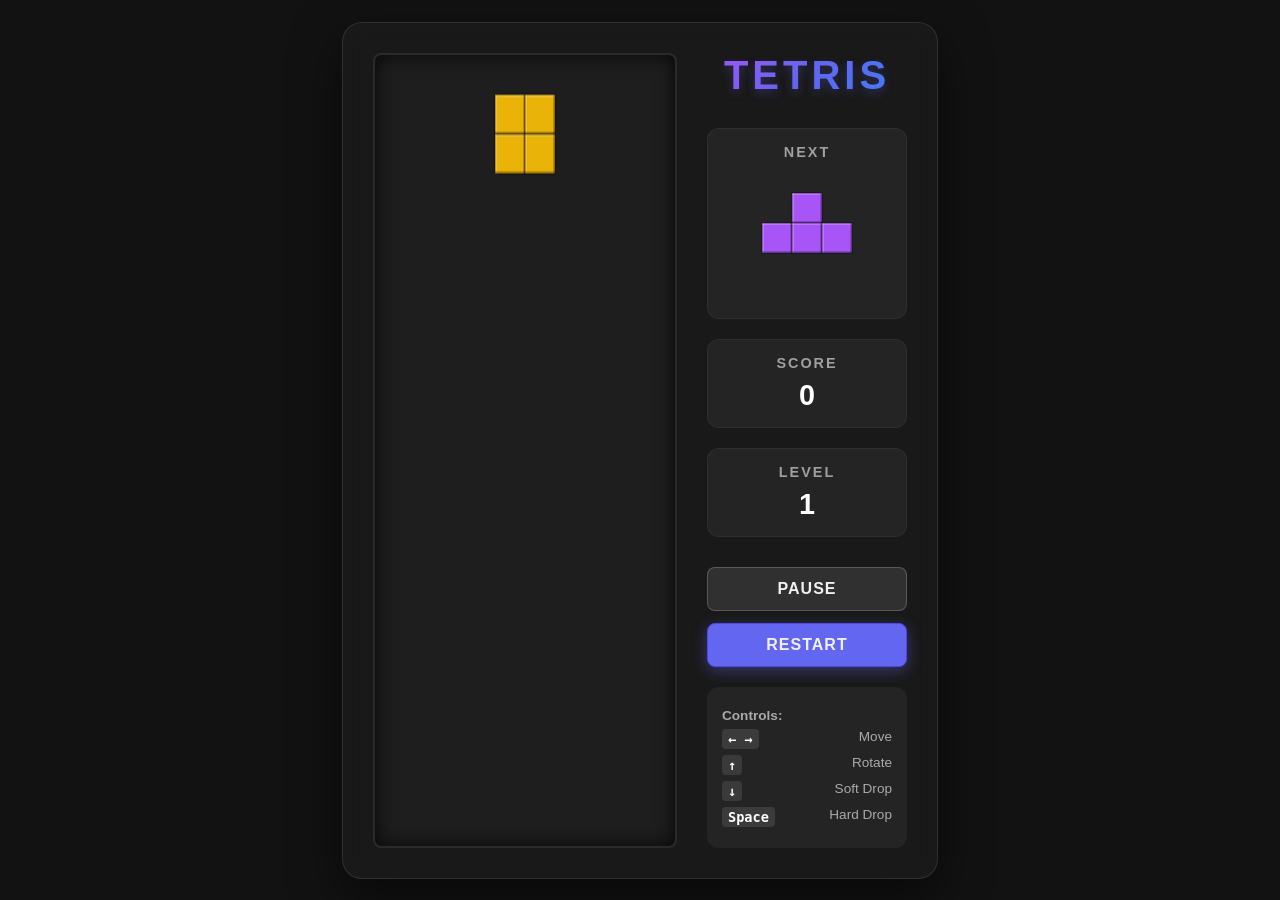
<file: index.html>
<!DOCTYPE html>
<html lang="en">
<head>
    <meta charset="UTF-8">
    <meta name="viewport" content="width=device-width, initial-scale=1.0">
    <title>Modern Tetris</title>
    <link rel="stylesheet" href="style.css">
</head>
<body>
    <div class="game-container">
        <!-- Game Board Canvas -->
        <canvas id="game-board" width="300" height="600"></canvas>
        
        <!-- Side Panel -->
        <div class="side-panel">
            <h1 class="title">TETRIS</h1>
            
            <div class="info-box next-piece-box">
                <h2>NEXT</h2>
                <canvas id="next-piece" width="120" height="120"></canvas>
            </div>

            <div class="info-box">
                <h2>SCORE</h2>
                <div id="score" class="value">0</div>
            </div>
            
            <div class="info-box">
                <h2>LEVEL</h2>
                <div id="level" class="value">1</div>
            </div>

            <div class="controls-box">
                <button id="pause-btn" class="btn">Pause</button>
                <button id="restart-btn" class="btn primary">Restart</button>
            </div>
            
            <div class="instructions">
                <p><strong>Controls:</strong></p>
                <p><span>&larr; &rarr;</span> Move</p>
                <p><span>&uarr;</span> Rotate</p>
                <p><span>&darr;</span> Soft Drop</p>
                <p><span>Space</span> Hard Drop</p>
            </div>
        </div>
        
        <!-- Game Over / Pause Overlay -->
        <div id="overlay" class="overlay hidden">
            <h2 id="overlay-title">PAUSED</h2>
            <p id="overlay-text">Press Pause to resume</p>
            <button id="overlay-btn" class="btn primary">Resume</button>
        </div>
    </div>
    
    <script src="script.js"></script>
</body>
</html>
</file>
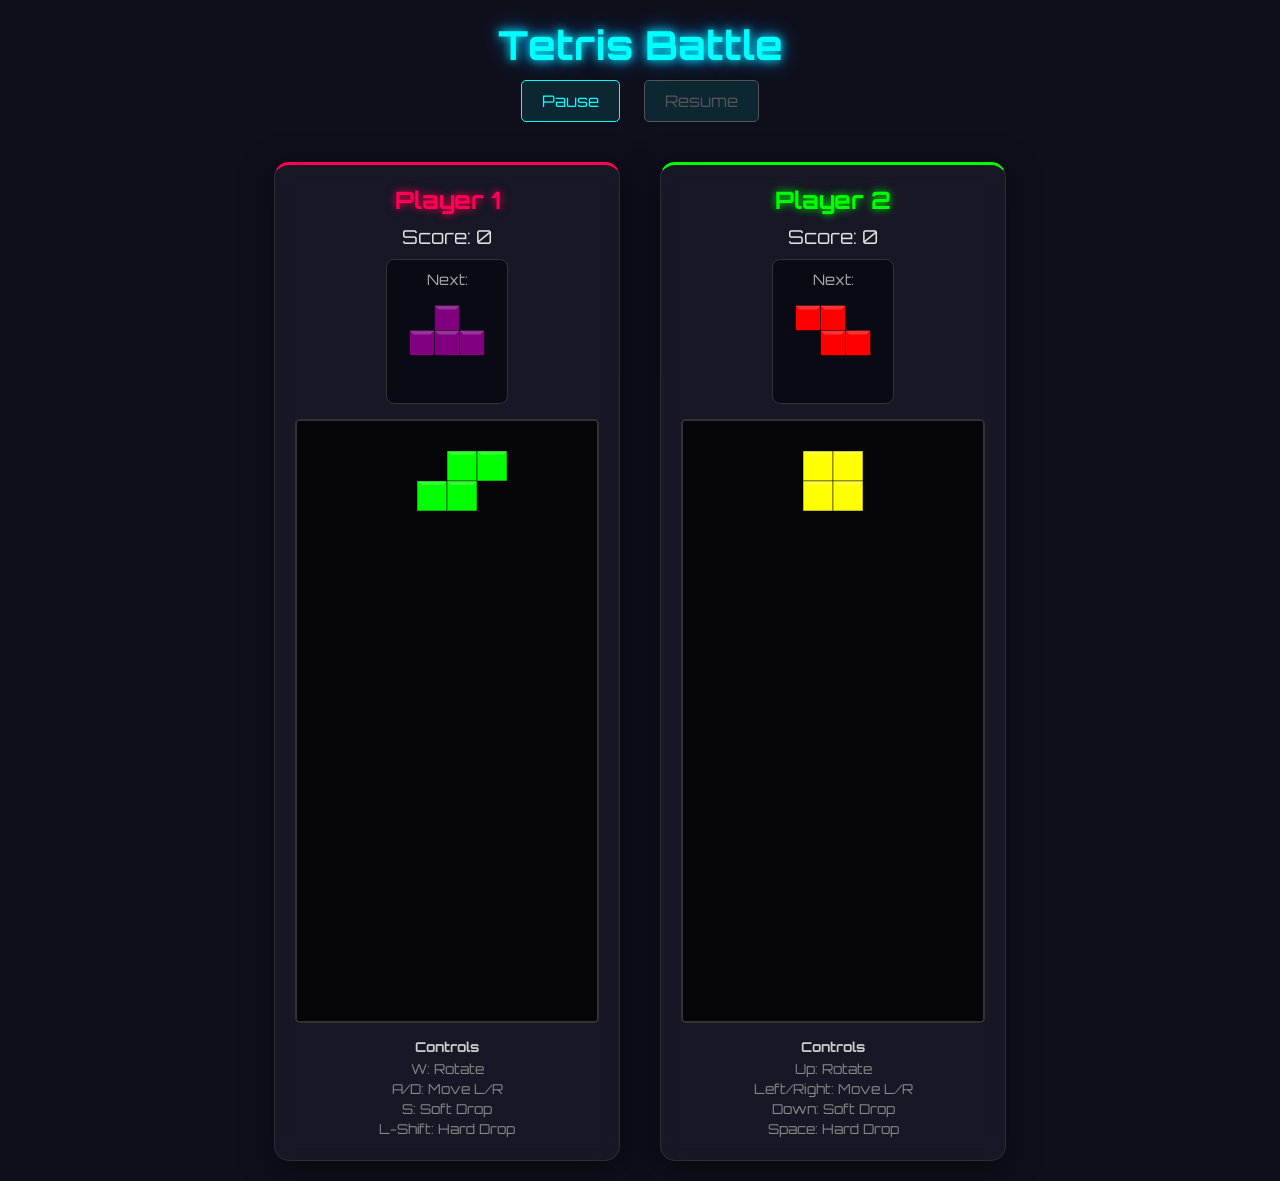
<file: tetris2/index.html>
<!DOCTYPE html>
<html lang="en">
<head>
    <meta charset="UTF-8">
    <meta name="viewport" content="width=device-width, initial-scale=1.0">
    <title>2-Player Tetris Battle</title>
    <link rel="stylesheet" href="style.css">
    <link href="https://fonts.googleapis.com/css2?family=Orbitron:wght@400;700&display=swap" rel="stylesheet">
</head>
<body>
    <header>
        <h1>Tetris Battle</h1>
        <div class="controls">
            <button id="pause-btn">Pause</button>
            <button id="resume-btn" disabled>Resume</button>
        </div>
    </header>

    <main class="game-container">
        <!-- Player 1 -->
        <section class="player-area player1">
            <div class="stats">
                <h2>Player 1</h2>
                <p>Score: <span id="p1-score">0</span></p>
                <div class="next-piece">
                    <p>Next:</p>
                    <canvas id="p1-next-canvas" width="100" height="100"></canvas>
                </div>
            </div>
            <div class="board-container">
                <canvas id="p1-canvas" width="300" height="600"></canvas>
                <div class="game-over-overlay" id="p1-game-over">GAME OVER</div>
            </div>
            <div class="instructions">
                <p><strong>Controls</strong></p>
                <p>W: Rotate</p>
                <p>A/D: Move L/R</p>
                <p>S: Soft Drop</p>
                <p>L-Shift: Hard Drop</p>
            </div>
        </section>

        <!-- Player 2 -->
        <section class="player-area player2">
            <div class="stats">
                <h2>Player 2</h2>
                <p>Score: <span id="p2-score">0</span></p>
                <div class="next-piece">
                    <p>Next:</p>
                    <canvas id="p2-next-canvas" width="100" height="100"></canvas>
                </div>
            </div>
            <div class="board-container">
                <canvas id="p2-canvas" width="300" height="600"></canvas>
                <div class="game-over-overlay" id="p2-game-over">GAME OVER</div>
            </div>
            <div class="instructions">
                <p><strong>Controls</strong></p>
                <p>Up: Rotate</p>
                <p>Left/Right: Move L/R</p>
                <p>Down: Soft Drop</p>
                <p>Space: Hard Drop</p>
            </div>
        </section>
    </main>

    <script src="script.js"></script>
</body>
</html>
</file>
<file: style.css>
:root {
    --bg-color: #121212;
    --board-bg: #1e1e1e;
    --panel-bg: rgba(255, 255, 255, 0.05);
    --text-color: #f0f0f0;
    --accent-color: #6366f1; /* Indigo */
    --accent-hover: #4f46e5;
    --grid-line: #2a2a2a;
    --font-family: 'Inter', 'Segoe UI', Tahoma, Geneva, Verdana, sans-serif;
}

* {
    box-sizing: border-box;
    margin: 0;
    padding: 0;
}

body {
    background-color: var(--bg-color);
    color: var(--text-color);
    font-family: var(--font-family);
    display: flex;
    justify-content: center;
    align-items: center;
    min-height: 100vh;
    overflow: hidden;
}

.game-container {
    display: flex;
    gap: 30px;
    background: rgba(30, 30, 30, 0.6);
    padding: 30px;
    border-radius: 20px;
    box-shadow: 0 20px 50px rgba(0,0,0,0.5);
    backdrop-filter: blur(10px);
    border: 1px solid rgba(255, 255, 255, 0.1);
    position: relative;
}

/* Game Board */
#game-board {
    background-color: var(--board-bg);
    border: 2px solid var(--grid-line);
    border-radius: 8px;
    box-shadow: inset 0 0 20px rgba(0,0,0,0.8);
}

/* Side Panel */
.side-panel {
    display: flex;
    flex-direction: column;
    gap: 20px;
    width: 200px;
}

.title {
    font-size: 2.5rem;
    font-weight: 800;
    text-align: center;
    letter-spacing: 4px;
    background: linear-gradient(135deg, #a855f7, #6366f1, #3b82f6);
    -webkit-background-clip: text;
    -webkit-text-fill-color: transparent;
    margin-bottom: 10px;
    text-shadow: 0 4px 10px rgba(99, 102, 241, 0.3);
}

.info-box {
    background: var(--panel-bg);
    padding: 15px;
    border-radius: 12px;
    text-align: center;
    border: 1px solid rgba(255, 255, 255, 0.05);
}

.info-box h2 {
    font-size: 0.9rem;
    color: #a0a0a0;
    letter-spacing: 2px;
    margin-bottom: 8px;
    text-transform: uppercase;
}

.info-box .value {
    font-size: 1.8rem;
    font-weight: bold;
    color: #fff;
    font-variant-numeric: tabular-nums;
}

.next-piece-box {
    display: flex;
    flex-direction: column;
    align-items: center;
    padding-bottom: 20px;
}

#next-piece {
    background-color: transparent;
    margin-top: 10px;
}

/* Buttons */
.controls-box {
    display: flex;
    flex-direction: column;
    gap: 12px;
    margin-top: 10px;
}

.btn {
    padding: 12px 20px;
    font-size: 1rem;
    font-weight: 600;
    font-family: var(--font-family);
    color: var(--text-color);
    background: rgba(255, 255, 255, 0.1);
    border: 1px solid rgba(255, 255, 255, 0.2);
    border-radius: 8px;
    cursor: pointer;
    transition: all 0.2s ease;
    text-transform: uppercase;
    letter-spacing: 1px;
}

.btn:hover {
    background: rgba(255, 255, 255, 0.2);
    transform: translateY(-2px);
}

.btn:active {
    transform: translateY(0);
}

.btn.primary {
    background: var(--accent-color);
    border-color: var(--accent-hover);
    box-shadow: 0 4px 15px rgba(99, 102, 241, 0.4);
}

.btn.primary:hover {
    background: var(--accent-hover);
    box-shadow: 0 6px 20px rgba(99, 102, 241, 0.6);
}

/* Instructions */
.instructions {
    background: var(--panel-bg);
    padding: 15px;
    border-radius: 12px;
    font-size: 0.85rem;
    color: #aaa;
    margin-top: auto;
}

.instructions p {
    margin: 6px 0;
    display: flex;
    justify-content: space-between;
}

.instructions span {
    color: #fff;
    font-weight: bold;
    background: rgba(255,255,255,0.1);
    padding: 2px 6px;
    border-radius: 4px;
    font-family: monospace;
}

/* Overlay */
.overlay {
    position: absolute;
    top: 0;
    left: 0;
    width: 100%;
    height: 100%;
    background: rgba(18, 18, 18, 0.85);
    backdrop-filter: blur(5px);
    display: flex;
    flex-direction: column;
    justify-content: center;
    align-items: center;
    border-radius: 20px;
    z-index: 10;
    opacity: 1;
    transition: opacity 0.3s ease;
}

.overlay.hidden {
    opacity: 0;
    pointer-events: none;
}

#overlay-title {
    font-size: 3rem;
    font-weight: 800;
    margin-bottom: 10px;
    text-transform: uppercase;
    letter-spacing: 2px;
}

#overlay-title.game-over {
    color: #ef4444; /* Red for game over */
}

#overlay-text {
    font-size: 1.2rem;
    color: #a0a0a0;
    margin-bottom: 30px;
}
</file>
<file: tetris2/style.css>
* {
    box-sizing: border-box;
    margin: 0;
    padding: 0;
}

body {
    font-family: 'Orbitron', sans-serif;
    background-color: #0f0f1b;
    color: #e0e0e0;
    display: flex;
    flex-direction: column;
    align-items: center;
    min-height: 100vh;
}

header {
    text-align: center;
    padding: 20px;
}

h1 {
    font-size: 2.5rem;
    color: #00ffff;
    text-shadow: 0 0 10px #00ffff, 0 0 20px #0088ff;
    margin-bottom: 10px;
}

.controls button {
    background: rgba(0, 255, 255, 0.1);
    border: 1px solid #00ffff;
    color: #00ffff;
    padding: 10px 20px;
    margin: 0 10px;
    font-family: inherit;
    font-size: 1rem;
    cursor: pointer;
    border-radius: 5px;
    transition: all 0.3s ease;
}

.controls button:hover:not(:disabled) {
    background: #00ffff;
    color: #0f0f1b;
    box-shadow: 0 0 15px #00ffff;
}

.controls button:disabled {
    border-color: #555;
    color: #555;
    cursor: not-allowed;
}

.game-container {
    display: flex;
    gap: 40px;
    justify-content: center;
    align-items: flex-start;
    padding: 20px;
}

.player-area {
    display: flex;
    flex-direction: column;
    align-items: center;
    background: rgba(25, 25, 40, 0.8);
    padding: 20px;
    border-radius: 15px;
    box-shadow: 0 8px 32px rgba(0, 0, 0, 0.5);
    border: 1px solid rgba(255, 255, 255, 0.1);
    backdrop-filter: blur(10px);
}

.player1 {
    border-top: 3px solid #ff0055;
}

.player2 {
    border-top: 3px solid #00ff00;
}

.stats {
    display: flex;
    flex-direction: column;
    align-items: center;
    margin-bottom: 15px;
    width: 100%;
}

.stats h2 {
    font-size: 1.5rem;
    margin-bottom: 10px;
}

.player1 h2 { color: #ff0055; text-shadow: 0 0 8px #ff0055; }
.player2 h2 { color: #00ff00; text-shadow: 0 0 8px #00ff00; }

.stats p {
    font-size: 1.2rem;
    margin-bottom: 10px;
}

.next-piece {
    display: flex;
    flex-direction: column;
    align-items: center;
    background: #0a0a14;
    padding: 10px;
    border-radius: 8px;
    border: 1px solid #333;
}

.next-piece p {
    font-size: 0.9rem;
    margin-bottom: 5px;
    color: #aaa;
}

.board-container {
    position: relative;
    background-color: #05050a;
    border: 2px solid #333;
    border-radius: 5px;
    overflow: hidden;
}

canvas {
    display: block;
}

.game-over-overlay {
    position: absolute;
    top: 0;
    left: 0;
    width: 100%;
    height: 100%;
    background: rgba(0, 0, 0, 0.8);
    display: flex;
    justify-content: center;
    align-items: center;
    font-size: 2rem;
    font-weight: bold;
    color: #ff3333;
    text-shadow: 0 0 10px #ff0000;
    opacity: 0;
    pointer-events: none;
    transition: opacity 0.5s;
}

.game-over-overlay.visible {
    opacity: 1;
}

.instructions {
    margin-top: 15px;
    text-align: center;
    font-size: 0.85rem;
    color: #888;
}

.instructions p {
    margin-bottom: 3px;
}

.instructions strong {
    color: #ccc;
    display: block;
    margin-bottom: 5px;
}
</file>
